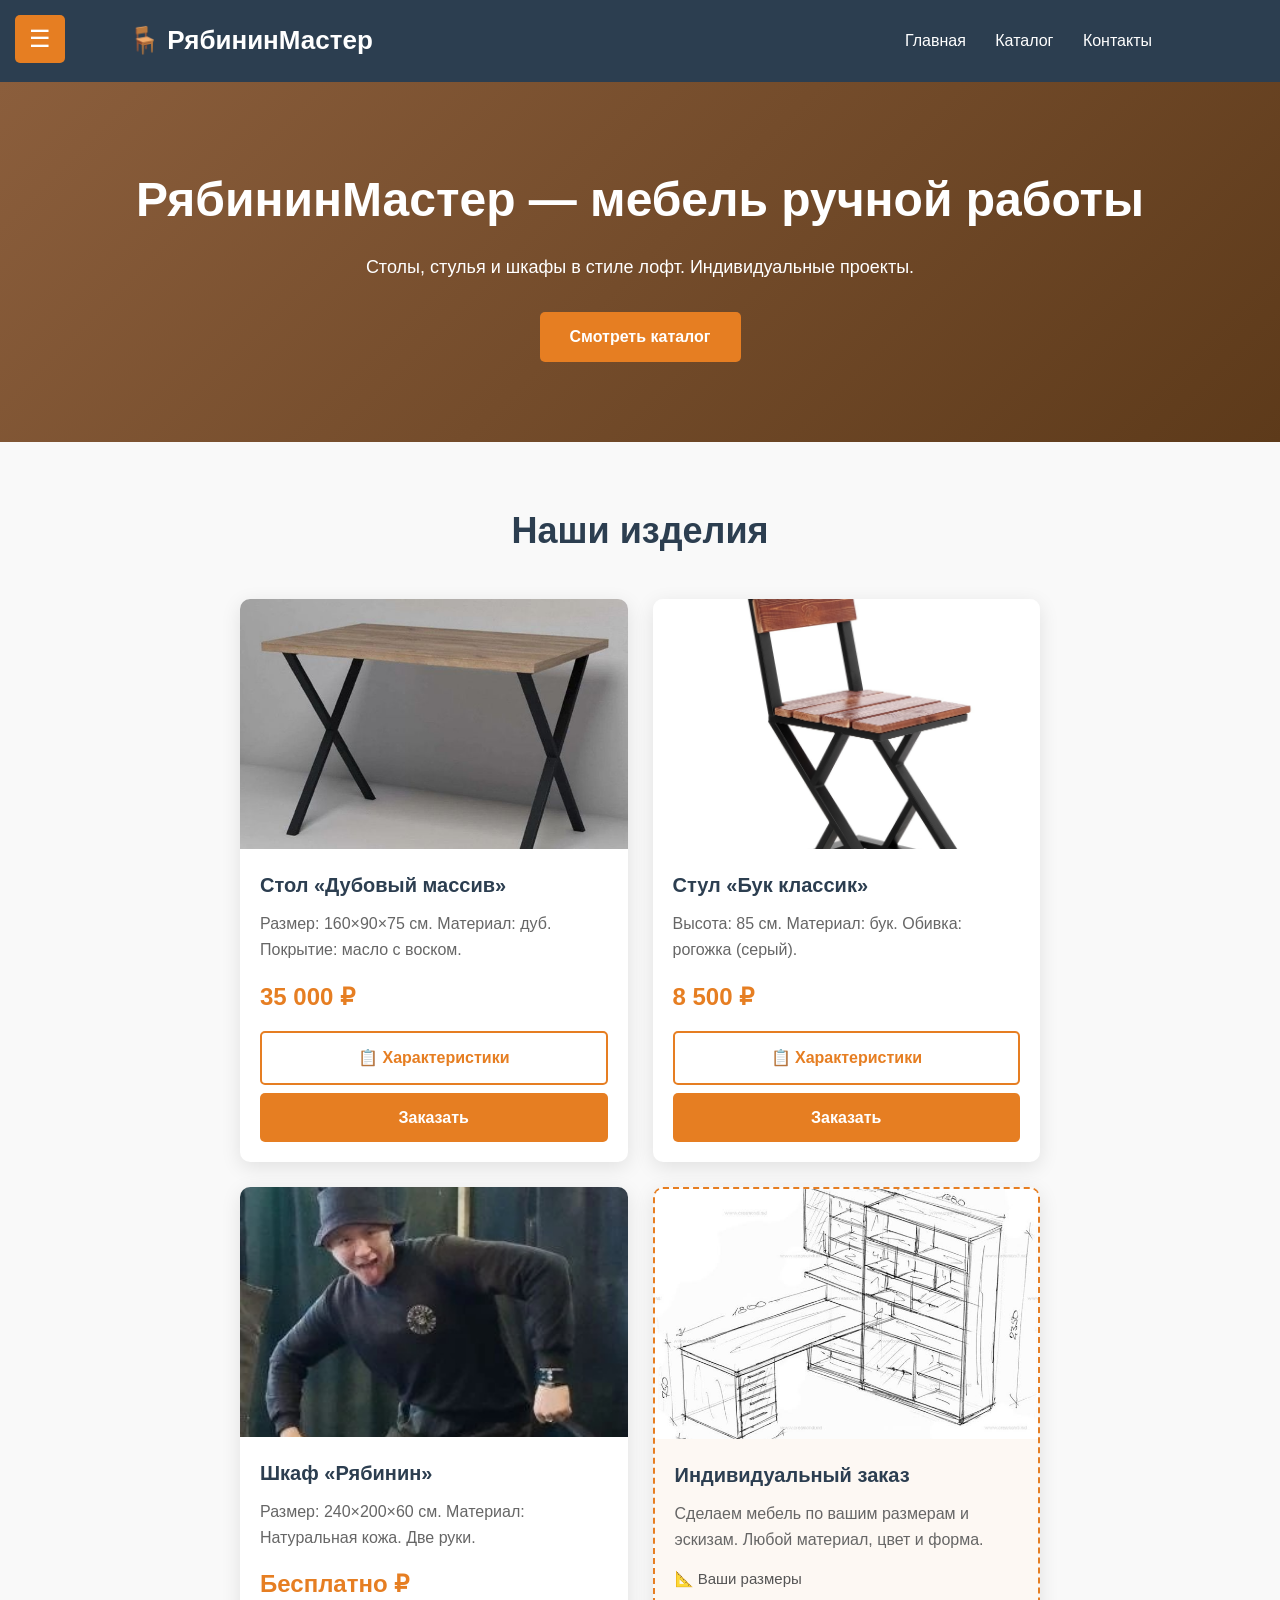
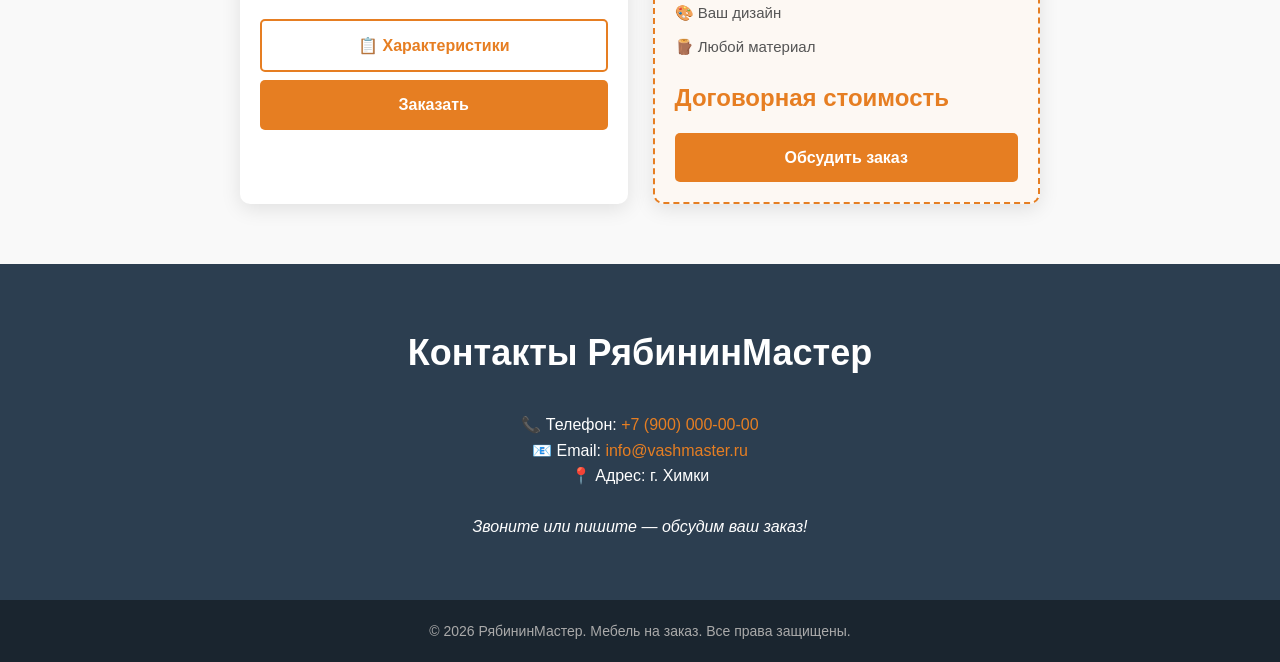
<file: index.html>
<!DOCTYPE html>
<html lang="ru">
<head>
    <meta charset="UTF-8">
    <meta name="viewport" content="width=device-width, initial-scale=1.0">
    <meta name="yandex-verification" content="b14f9294c74ba267" />
    
    <!-- SEO -->
    <title>Мебель ручной работы на заказ | РябининМастер</title>
    <meta name="description" content="РябининМастер — изготовление мебели на заказ. Столы, стулья, шкафы, индивидуальные проекты. Доставка.">
    
    <!-- Open Graph (превью для VK, Telegram, WhatsApp) -->
    <meta property="og:title" content="РябининМастер — мебель на заказ">
    <meta property="og:description" content="Столы, стулья и шкафы из натурального дерева. Индивидуальные заказы.">
    <meta property="og:type" content="website">
    <meta property="og:url" content="https://твой-username.github.io/mebel-site/">
    <meta property="og:image" content="https://твой-username.github.io/mebel-site/images/table.jpg">
    
    <link rel="stylesheet" href="style.css">
</head>
<body>

<!-- БОКОВАЯ ПАНЕЛЬ -->
<div id="sidebar" class="sidebar">
    <div class="sidebar-header">
        <span class="sidebar-logo">🪑 РябининМастер</span>
        <span class="sidebar-close" onclick="closeSidebar()">&times;</span>
    </div>
    <nav class="sidebar-nav">
        <a href="#" class="sidebar-link active" onclick="filterCards('all'); closeSidebar(); return false;">🏠 Все товары</a>
        <a href="#" class="sidebar-link" onclick="filterCards('new'); closeSidebar(); return false;">🆕 Новинки</a>
        <a href="#" class="sidebar-link" onclick="filterCards('table'); closeSidebar(); return false;">🪵 Столы</a>
        <a href="#" class="sidebar-link" onclick="filterCards('chair'); closeSidebar(); return false;">🪑 Стулья</a>
        <a href="#" class="sidebar-link" onclick="filterCards('cabinet'); closeSidebar(); return false;">🗄️ Шкафы</a>
        <a href="#" class="sidebar-link" onclick="filterCards('custom'); closeSidebar(); return false;">✨ Индивидуальный</a>
    </nav>
</div>

<!-- ЗАТЕМНЕНИЕ -->
<div id="overlay" class="overlay" onclick="closeSidebar()"></div>

<!-- КНОПКА ОТКРЫТИЯ ПАНЕЛИ -->
<button id="menu-btn" class="menu-btn" onclick="openSidebar()">☰</button>

<!-- МОДАЛЬНОЕ ОКНО ЗАКАЗА -->
<div id="order-modal" class="modal" onclick="if(event.target===this)closeModal()">
    <div class="modal-content">
        <span class="modal-close" onclick="closeModal()">&times;</span>
        <h2>Оформление заказа</h2>
        <p>Для заказа свяжитесь с нами удобным способом:</p>
        <div class="modal-contacts">
            <a href="tel:+79000000000" class="modal-contact-item">
                <span class="modal-icon">📞</span>
                <span>+7 (900) 000-00-00</span>
            </a>
            <a href="https://vk.me/79000000000" target="_blank" class="modal-contact-item">
                <span class="modal-icon">💬</span>
                <span>Написать в VK</span>
            </a>
            <a href="https://t.me/ваш_telegram" target="_blank" class="modal-contact-item">
                <span class="modal-icon">✈️</span>
                <span>Написать в Telegram</span>
            </a>
            <a href="mailto:info@vashmaster.ru" class="modal-contact-item">
                <span class="modal-icon">📧</span>
                <span>info@vashmaster.ru</span>
            </a>
        </div>
        <p class="modal-hint">Нажмите на способ связи или на крестик чтобы закрыть</p>
    </div>
</div>

<!-- ХАРАКТЕРИСТИКИ: СТОЛ -->
<div id="info-table" class="modal" onclick="if(event.target===this)closeInfo('info-table')">
    <div class="modal-content">
        <span class="modal-close" onclick="closeInfo('info-table')">&times;</span>
        <h2>Стол «Дубовый массив»</h2>
        <table class="specs-table">
            <tr><td>Материал</td><td>Дуб</td></tr>
            <tr><td>Размер</td><td>160 × 90 × 75 см</td></tr>
            <tr><td>Покрытие</td><td>Масло с воском</td></tr>
            <tr><td>Вес</td><td>45 кг</td></tr>
        </table>
    </div>
</div>

<!-- ХАРАКТЕРИСТИКИ: СТУЛ -->
<div id="info-chair" class="modal" onclick="if(event.target===this)closeInfo('info-chair')">
    <div class="modal-content">
        <span class="modal-close" onclick="closeInfo('info-chair')">&times;</span>
        <h2>Стул «Бук классик»</h2>
        <table class="specs-table">
            <tr><td>Материал</td><td>Бук</td></tr>
            <tr><td>Высота</td><td>85 см</td></tr>
            <tr><td>Обивка</td><td>Рогожка (серая)</td></tr>
            <tr><td>Вес</td><td>6 кг</td></tr>
        </table>
    </div>
</div>

<!-- ХАРАКТЕРИСТИКИ: ШКАФ -->
<div id="info-cabinet" class="modal" onclick="if(event.target===this)closeInfo('info-cabinet')">
    <div class="modal-content">
        <span class="modal-close" onclick="closeInfo('info-cabinet')">&times;</span>
        <h2>Шкаф «Рябинин»</h2>
        <table class="specs-table">
            <tr><td>Материал</td><td>Натуральная кожа</td></tr>
            <tr><td>Размер</td><td>240 × 200 × 60 см</td></tr>
            <tr><td>Руки</td><td>2 шт</td></tr>
            <tr><td>Вес</td><td>90 кг</td></tr>
            <tr><td>Гарантия</td><td>около 40 лет</td></tr>
        </table>
    </div>
</div>

<!-- ШАПКА -->
<header>
    <div class="logo">🪑 РябининМастер</div>
    <nav>
        <a href="#">Главная</a>
        <a href="#catalog">Каталог</a>
        <a href="#contacts">Контакты</a>
    </nav>
</header>

<!-- БАННЕР -->
<section class="hero">
    <h1>РябининМастер — мебель ручной работы</h1>
    <p>Столы, стулья и шкафы в стиле лофт. Индивидуальные проекты.</p>
    <a href="#catalog" class="btn">Смотреть каталог</a>
</section>

<!-- КАТАЛОГ -->
<section id="catalog">
    <h2>Наши изделия</h2>
    <div class="cards">

        <!-- КАРТОЧКА 1: СТОЛ -->
        <div class="card" data-category="table new">
            <div class="card-img">
                <img src="images/table.jpg" alt="Дубовый стол РябининМастер">
            </div>
            <div class="card-body">
                <h3>Стол «Дубовый массив»</h3>
                <p>Размер: 160×90×75 см. Материал: дуб. Покрытие: масло с воском.</p>
                <p class="price">35 000 ₽</p>
                <a href="#" class="btn btn-info" onclick="openInfo('info-table'); return false;">📋 Характеристики</a>
                <a href="#" class="btn" onclick="openModal(); return false;">Заказать</a>
            </div>
        </div>

        <!-- КАРТОЧКА 2: СТУЛ -->
        <div class="card" data-category="chair new">
            <div class="card-img">
                <img src="images/chair.jpg" alt="Стул бук классик РябининМастер">
            </div>
            <div class="card-body">
                <h3>Стул «Бук классик»</h3>
                <p>Высота: 85 см. Материал: бук. Обивка: рогожка (серый).</p>
                <p class="price">8 500 ₽</p>
                <a href="#" class="btn btn-info" onclick="openInfo('info-chair'); return false;">📋 Характеристики</a>
                <a href="#" class="btn" onclick="openModal(); return false;">Заказать</a>
            </div>
        </div>

        <!-- КАРТОЧКА 3: ШКАФ -->
        <div class="card" data-category="cabinet">
            <div class="card-img">
                <img src="images/cabinet.jpg" alt="Шкаф Рябинин в стиле лофт">
            </div>
            <div class="card-body">
                <h3>Шкаф «Рябинин»</h3>
                <p>Размер: 240×200×60 см. Материал: Натуральная кожа. Две руки.</p>
                <p class="price">Бесплатно ₽</p>
                <a href="#" class="btn btn-info" onclick="openInfo('info-cabinet'); return false;">📋 Характеристики</a>
                <a href="#" class="btn" onclick="openModal(); return false;">Заказать</a>
            </div>
        </div>

        <!-- КАРТОЧКА 4: ИНДИВИДУАЛЬНЫЙ ЗАКАЗ -->
        <div class="card card-custom" data-category="custom">
            <div class="card-img">
                <img src="images/individual.jpg" alt="Индивидуальный заказ мебели РябининМастер">
            </div>
            <div class="card-body">
                <h3>Индивидуальный заказ</h3>
                <p>Сделаем мебель по вашим размерам и эскизам. Любой материал, цвет и форма.</p>
                <ul class="custom-features">
                    <li>📐 Ваши размеры</li>
                    <li>🎨 Ваш дизайн</li>
                    <li>🪵 Любой материал</li>
                </ul>
                <p class="price">Договорная стоимость</p>
                <a href="#" class="btn" onclick="openModal(); return false;">Обсудить заказ</a>
            </div>
        </div>

    </div>
</section>

<!-- КОНТАКТЫ -->
<section id="contacts">
    <h2>Контакты РябининМастер</h2>
    <p>📞 Телефон: <a href="tel:+79000000000">+7 (900) 000-00-00</a></p>
    <p>📧 Email: <a href="mailto:info@vashmaster.ru">info@vashmaster.ru</a></p>
    <p>📍 Адрес: г. Химки</p>
    <br>
    <p><em>Звоните или пишите — обсудим ваш заказ!</em></p>
</section>

<!-- ПОДВАЛ -->
<footer>
    <p>© 2026 РябининМастер. Мебель на заказ. Все права защищены.</p>
</footer>

<!-- СКРИПТЫ -->
<script>
function openModal() {
    document.getElementById('order-modal').classList.add('show');
}
function closeModal() {
    document.getElementById('order-modal').classList.remove('show');
}
function openInfo(id) {
    document.getElementById(id).classList.add('show');
}
function closeInfo(id) {
    document.getElementById(id).classList.remove('show');
}

function openSidebar() {
    document.getElementById('sidebar').classList.add('open');
    document.getElementById('overlay').classList.add('show');
}
function closeSidebar() {
    document.getElementById('sidebar').classList.remove('open');
    document.getElementById('overlay').classList.remove('show');
}

function filterCards(category) {
    document.querySelectorAll('.sidebar-link').forEach(function(link) {
        link.classList.remove('active');
    });
    event.target.classList.add('active');

    var cards = document.querySelectorAll('.card');
    cards.forEach(function(card) {
        if (category === 'all') {
            card.style.display = '';
        } else if (category === 'new') {
            var cats = card.getAttribute('data-category');
            card.style.display = (cats && cats.indexOf('new') !== -1) ? '' : 'none';
        } else {
            var cats = card.getAttribute('data-category');
            card.style.display = (cats && cats.indexOf(category) !== -1) ? '' : 'none';
        }
    });
}
</script>

</body>
</html>
</file>
<file: style.css>
/* Общие стили */
* {
    margin: 0;
    padding: 0;
    box-sizing: border-box;
}

body {
    font-family: 'Segoe UI', Tahoma, Geneva, Verdana, sans-serif;
    line-height: 1.6;
    color: #333;
    background: #f9f9f9;
}

/* Шапка */
header {
    background: #2c3e50;
    color: white;
    padding: 20px 10%;
    display: flex;
    justify-content: space-between;
    align-items: center;
    flex-wrap: wrap;
    position: sticky;
    top: 0;
    z-index: 100;
}

.logo {
    font-size: 26px;
    font-weight: bold;
}

nav a {
    color: white;
    text-decoration: none;
    margin-left: 25px;
    font-size: 16px;
    transition: color 0.3s;
}

nav a:hover {
    color: #e67e22;
}

/* Баннер */
.hero {
    background: linear-gradient(135deg, #8b5e3c, #5d3a1a);
    color: white;
    text-align: center;
    padding: 80px 20px;
}

.hero h1 {
    font-size: 48px;
    margin-bottom: 15px;
}

.hero p {
    font-size: 18px;
    margin-bottom: 30px;
    max-width: 600px;
    margin-left: auto;
    margin-right: auto;
}

/* Кнопка */
.btn {
    display: inline-block;
    background: #e67e22;
    color: white;
    padding: 12px 30px;
    text-decoration: none;
    border-radius: 5px;
    font-weight: bold;
    transition: background 0.3s;
    border: none;
    cursor: pointer;
}

.btn:hover {
    background: #d35400;
}

/* Каталог */
#catalog {
    padding: 60px 10%;
}

#catalog h2 {
    text-align: center;
    font-size: 36px;
    margin-bottom: 40px;
    color: #2c3e50;
}

.cards {
    display: grid;
    grid-template-columns: repeat(2, 1fr);
    gap: 25px;
    max-width: 800px;
    margin: 0 auto;
}

@media (max-width: 650px) {
    .cards {
        grid-template-columns: 1fr;
    }
}

.card {
    background: white;
    border-radius: 10px;
    overflow: hidden;
    box-shadow: 0 5px 20px rgba(0,0,0,0.1);
    width: 100%;
    transition: transform 0.3s;
}

.card:hover {
    transform: translateY(-5px);
}

.card-img {
    width: 100%;
    height: 250px;
    background: #ddd;
    display: flex;
    align-items: center;
    justify-content: center;
    color: #999;
    font-size: 14px;
}

.card-img img {
    width: 100%;
    height: 100%;
    object-fit: cover;
}

.card-body {
    padding: 20px;
}

.card-body h3 {
    font-size: 20px;
    margin-bottom: 10px;
    color: #2c3e50;
}

.card-body p {
    color: #666;
    margin-bottom: 8px;
}

.price {
    font-size: 24px;
    font-weight: bold;
    color: #e67e22 !important;
    margin: 15px 0 !important;
}

.card-body .btn {
    width: 100%;
    text-align: center;
}

/* Контакты */
#contacts {
    background: #2c3e50;
    color: white;
    padding: 60px 10%;
    text-align: center;
}

#contacts h2 {
    font-size: 36px;
    margin-bottom: 30px;
}

#contacts a {
    color: #e67e22;
    text-decoration: none;
}

/* Подвал */
footer {
    background: #1a252f;
    color: #aaa;
    text-align: center;
    padding: 20px;
    font-size: 14px;
}

/* Модальное окно */
.modal {
    display: none;
    position: fixed;
    top: 0;
    left: 0;
    width: 100%;
    height: 100%;
    background: rgba(0,0,0,0.7);
    z-index: 999;
    justify-content: center;
    align-items: center;
    animation: fadeIn 0.3s ease;
}

.modal.show {
    display: flex;
}

.modal-content {
    background: white;
    padding: 40px;
    border-radius: 15px;
    max-width: 450px;
    width: 90%;
    text-align: center;
    position: relative;
    animation: slideUp 0.3s ease;
}

.modal-close {
    position: absolute;
    top: 15px;
    right: 20px;
    font-size: 30px;
    cursor: pointer;
    color: #999;
    transition: color 0.2s;
}

.modal-close:hover {
    color: #333;
}

.modal-content h2 {
    font-size: 28px;
    margin-bottom: 15px;
    color: #2c3e50;
}

.modal-content p {
    color: #666;
    margin-bottom: 25px;
}

.modal-contacts {
    display: flex;
    flex-direction: column;
    gap: 12px;
}

.modal-contact-item {
    display: flex;
    align-items: center;
    gap: 12px;
    padding: 14px 20px;
    background: #f5f0eb;
    border-radius: 10px;
    text-decoration: none;
    color: #333;
    font-size: 16px;
    transition: background 0.2s;
}

.modal-contact-item:hover {
    background: #e67e22;
    color: white;
}

.modal-icon {
    font-size: 22px;
}

.modal-hint {
    font-size: 13px;
    color: #aaa;
    margin-top: 20px;
    margin-bottom: 0;
}

@keyframes fadeIn {
    from { opacity: 0; }
    to { opacity: 1; }
}

@keyframes slideUp {
    from { transform: translateY(30px); opacity: 0; }
    to { transform: translateY(0); opacity: 1; }
}

/* Кнопка Характеристики */
.btn-info {
    background: transparent !important;
    color: #e67e22 !important;
    border: 2px solid #e67e22;
    margin-bottom: 8px;
    display: block;
    text-align: center;
}

.btn-info:hover {
    background: #e67e22 !important;
    color: white !important;
}

/* Таблица характеристик */
.specs-table {
    width: 100%;
    border-collapse: collapse;
    margin-top: 20px;
}

.specs-table td {
    padding: 12px 15px;
    border-bottom: 1px solid #eee;
    text-align: left;
}

.specs-table td:first-child {
    color: #999;
    width: 40%;
}

.specs-table td:last-child {
    font-weight: bold;
    color: #2c3e50;
}

/* Карточка Индивидуальный заказ */
.card-custom {
    border: 2px dashed #e67e22;
    background: #fdf8f3;
}

.custom-features {
    list-style: none;
    padding: 0;
    margin: 10px 0 15px;
}

.custom-features li {
    padding: 5px 0;
    color: #555;
    font-size: 15px;
}
/* Кнопка меню (бургер) */
.menu-btn {
    position: fixed;
    top: 15px;
    left: 15px;
    z-index: 101;
    background: #e67e22;
    color: white;
    border: none;
    font-size: 24px;
    padding: 10px 14px;
    border-radius: 5px;
    cursor: pointer;
    display: none;
}

/* На десктопе кнопка видна всегда */
@media (min-width: 769px) {
    .menu-btn {
        display: block;
    }
}

/* На мобилке тоже видна */
@media (max-width: 768px) {
    .menu-btn {
        display: block;
    }
}

/* Боковая панель */
.sidebar {
    position: fixed;
    top: 0;
    left: -280px;
    width: 260px;
    height: 100%;
    background: #2c3e50;
    z-index: 1000;
    transition: left 0.3s ease;
    overflow-y: auto;
}

.sidebar.open {
    left: 0;
}

.sidebar-header {
    display: flex;
    justify-content: space-between;
    align-items: center;
    padding: 20px;
    border-bottom: 1px solid rgba(255,255,255,0.1);
}

.sidebar-logo {
    color: white;
    font-weight: bold;
    font-size: 18px;
}

.sidebar-close {
    color: white;
    font-size: 28px;
    cursor: pointer;
}

.sidebar-nav {
    padding: 15px 0;
}

.sidebar-link {
    display: block;
    color: #ccc;
    text-decoration: none;
    padding: 14px 20px;
    font-size: 16px;
    transition: all 0.2s;
}

.sidebar-link:hover {
    background: rgba(255,255,255,0.1);
    color: white;
}

.sidebar-link.active {
    background: #e67e22;
    color: white;
}

/* Затемнение */
.overlay {
    display: none;
    position: fixed;
    top: 0;
    left: 0;
    width: 100%;
    height: 100%;
    background: rgba(0,0,0,0.5);
    z-index: 999;
}

.overlay.show {
    display: block;
}
</file>
